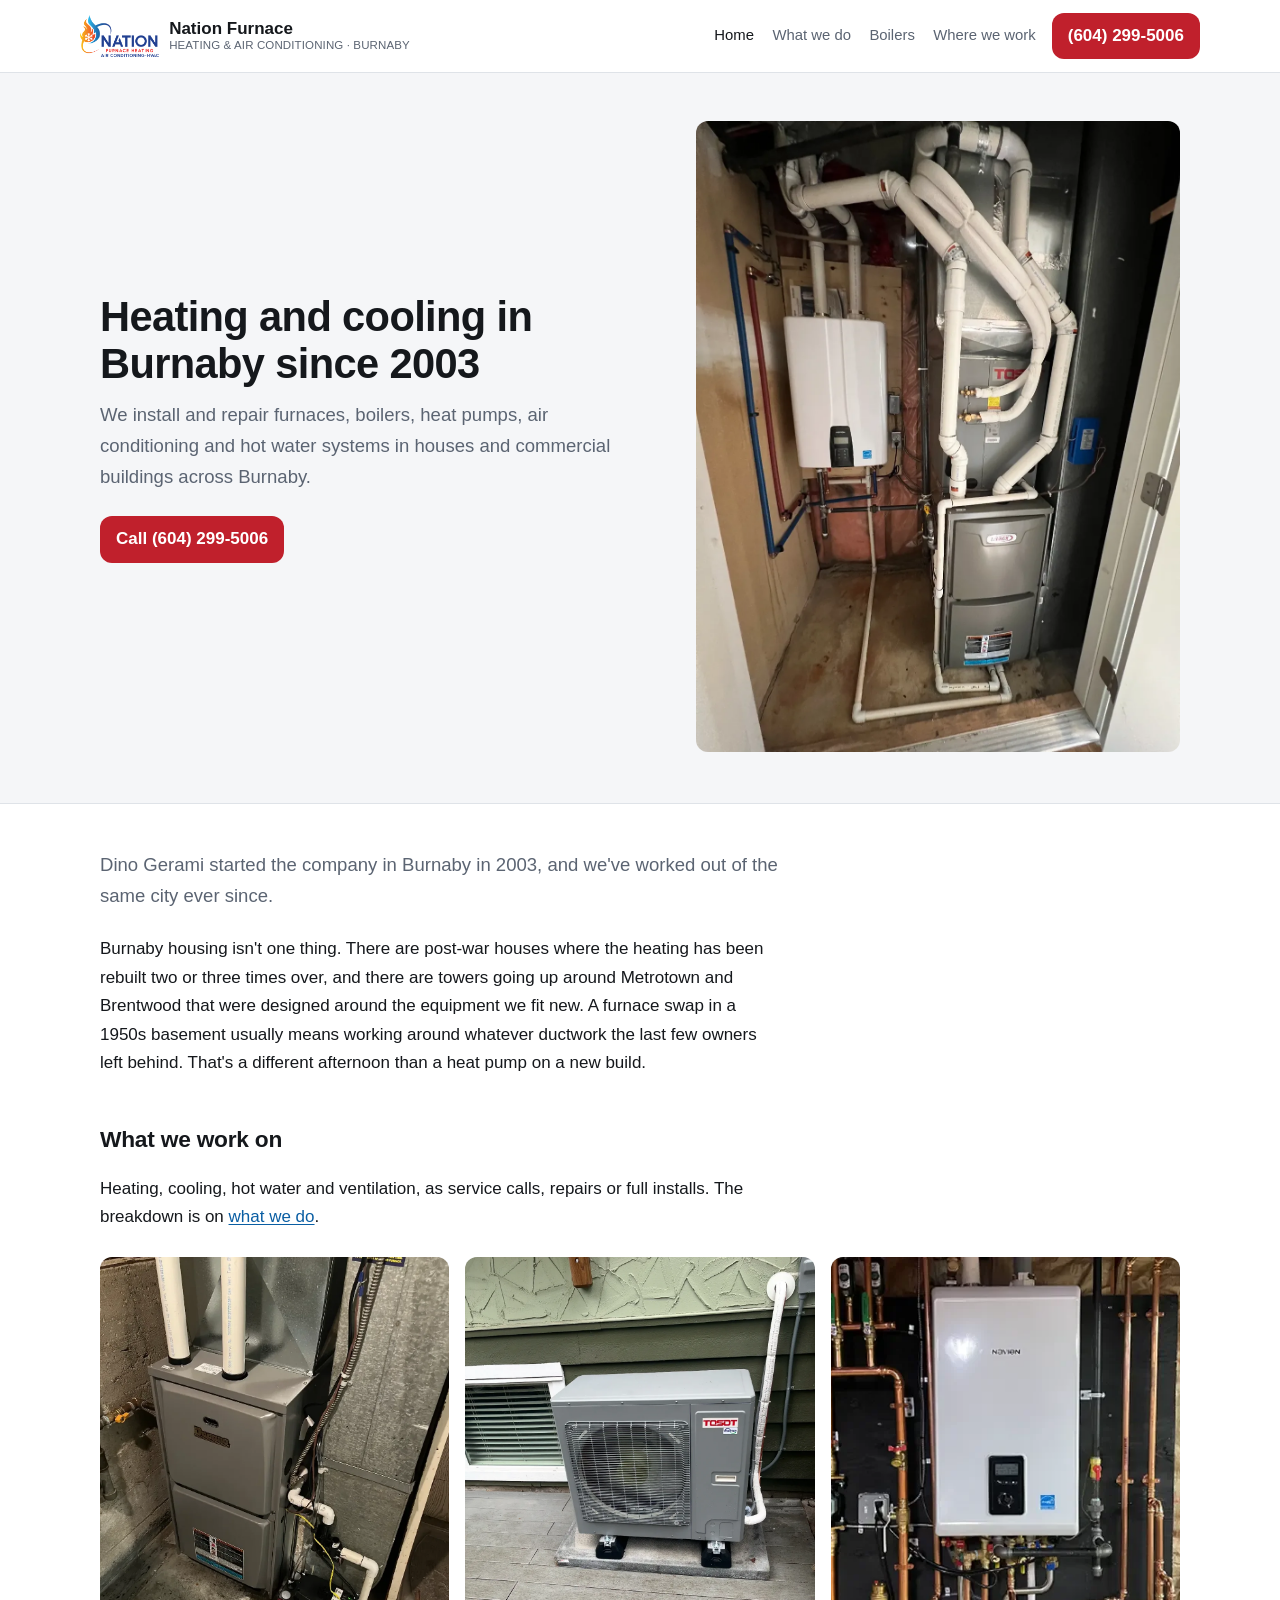
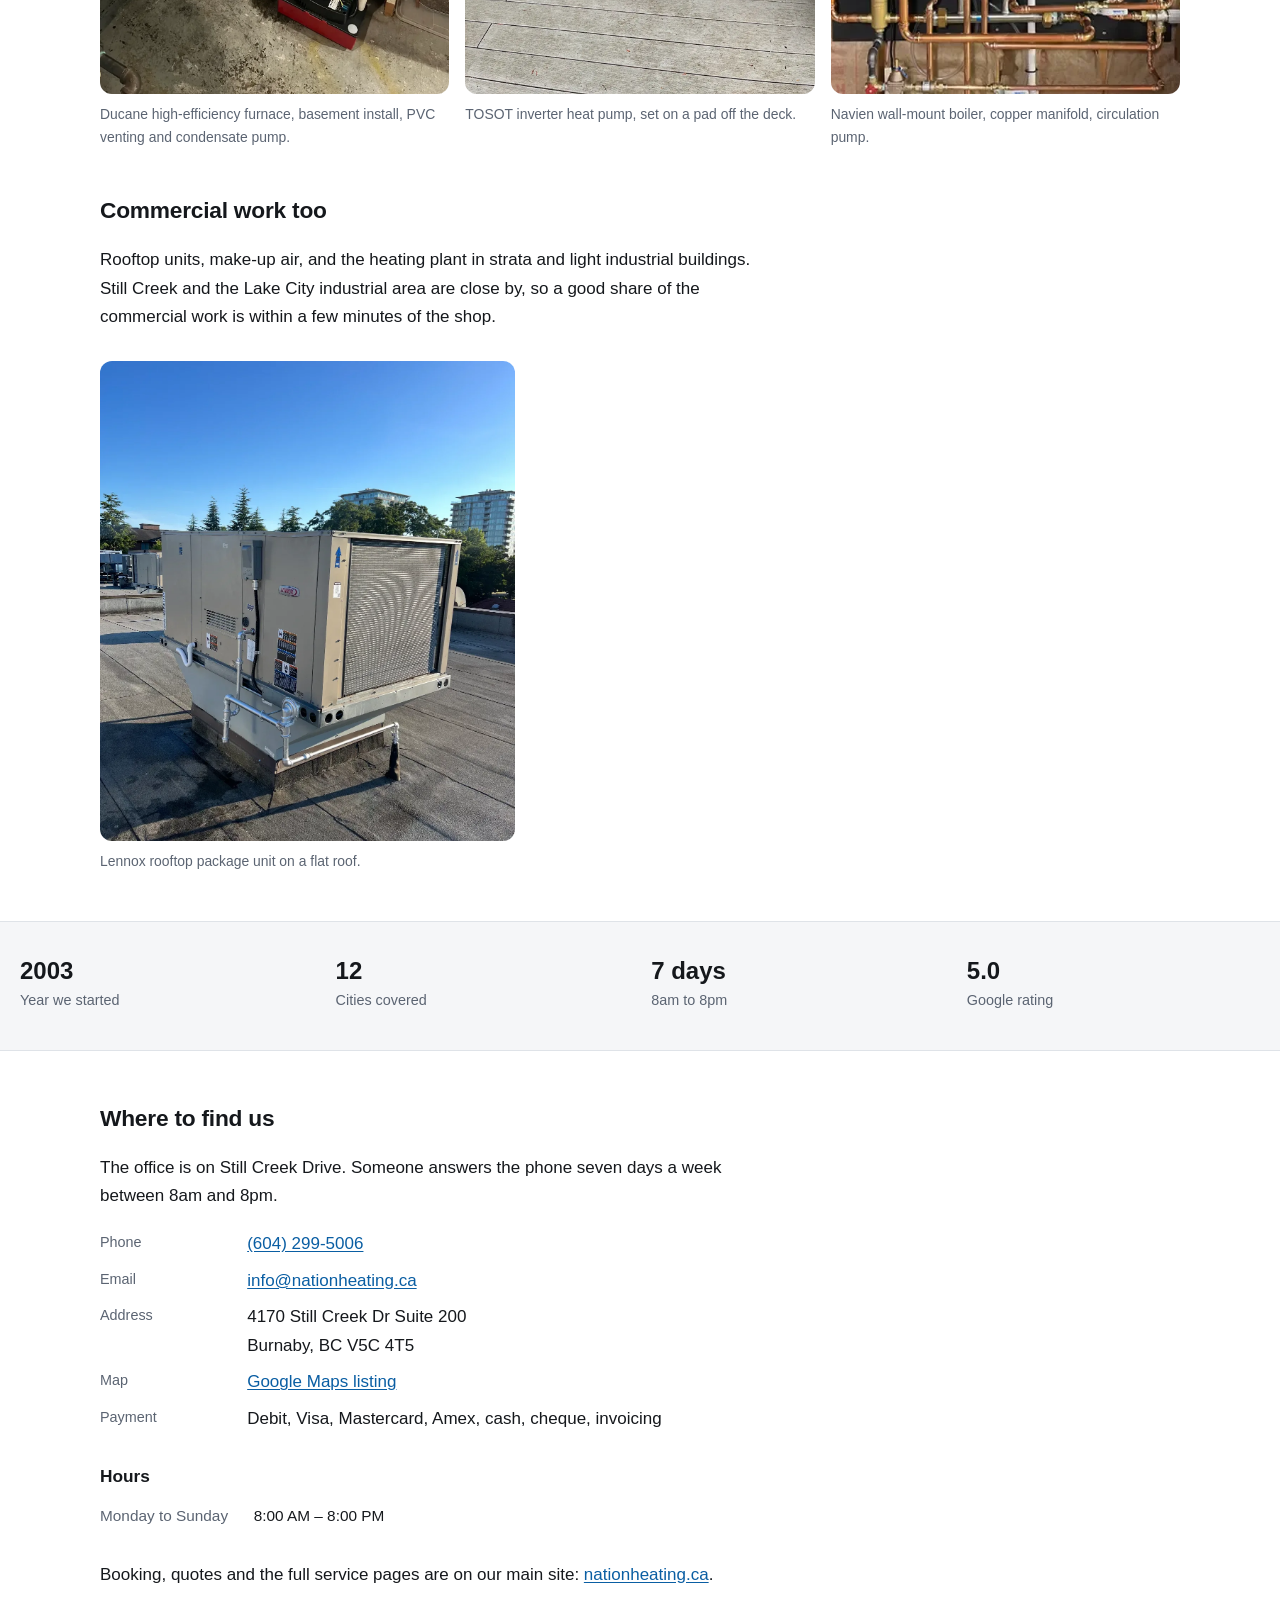
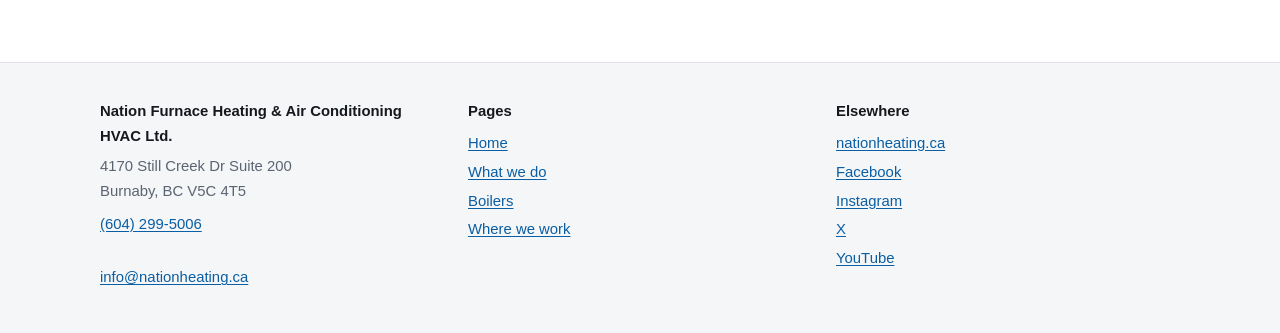
<file: index.html>
<!doctype html>
<html lang="en-CA">
<head>
<meta charset="utf-8">
<meta name="viewport" content="width=device-width, initial-scale=1">
<title>Nation Furnace — HVAC in Burnaby since 2003</title>
<meta name="description" content="Burnaby HVAC company. Furnaces, boilers, heat pumps, air conditioning, hot water and duct work for homes and commercial buildings. Open 8am to 8pm, seven days.">
<link rel="canonical" href="https://supermanservicesca.github.io/nationfurnace/">
<link rel="stylesheet" href="style.css?v=3">
<link rel="icon" href="logo.png">
<meta property="og:type" content="website">
<meta property="og:title" content="Nation Furnace — HVAC in Burnaby since 2003">
<meta property="og:description" content="Burnaby HVAC company. Furnaces, boilers, heat pumps, air conditioning, hot water and duct work for homes and commercial buildings. Open 8am to 8pm, seven days.">
<meta property="og:url" content="https://supermanservicesca.github.io/nationfurnace/">
<meta property="og:image" content="https://supermanservicesca.github.io/nationfurnace/img/furnace-tankless.webp">
<meta name="twitter:card" content="summary_large_image">
<script type="application/ld+json">
{
  "@context": "https://schema.org",
  "@type": "HVACBusiness",
  "@id": "https://supermanservicesca.github.io/nationfurnace/#business",
  "name": "Nation Furnace Heating & Air Conditioning HVAC Ltd.",
  "description": "Burnaby HVAC company. Furnaces, boilers, heat pumps, air conditioning, hot water and duct work for homes and commercial buildings. Open 8am to 8pm, seven days.",
  "url": "https://nationheating.ca/burnaby",
  "logo": "https://supermanservicesca.github.io/nationfurnace/logo.png",
  "image": "https://supermanservicesca.github.io/nationfurnace/img/furnace-tankless.webp",
  "telephone": "+1-604-299-5006",
  "email": "info@nationheating.ca",
  "foundingDate": "2003-05-21",
  "founder": {
    "@type": "Person",
    "name": "Dino Gerami"
  },
  "hasMap": "https://maps.google.com/?cid=9463418027746310235",
  "priceRange": "$$",
  "paymentAccepted": "Debit, American Express, Cash, Cheque, Invoicing, Mastercard, Visa",
  "address": {
    "@type": "PostalAddress",
    "streetAddress": "4170 Still Creek Dr Suite 200",
    "addressLocality": "Burnaby",
    "addressRegion": "BC",
    "postalCode": "V5C 4T5",
    "addressCountry": "CA"
  },
  "geo": {
    "@type": "GeoCoordinates",
    "latitude": 49.2603112,
    "longitude": -123.0127214
  },
  "openingHoursSpecification": [
    {
      "@type": "OpeningHoursSpecification",
      "dayOfWeek": [
        "Monday",
        "Tuesday",
        "Wednesday",
        "Thursday",
        "Friday",
        "Saturday",
        "Sunday"
      ],
      "opens": "08:00",
      "closes": "20:00"
    }
  ],
  "areaServed": [
    {
      "@type": "City",
      "name": "Burnaby",
      "addressRegion": "BC",
      "addressCountry": "CA"
    },
    {
      "@type": "City",
      "name": "Vancouver",
      "addressRegion": "BC",
      "addressCountry": "CA"
    },
    {
      "@type": "City",
      "name": "North Vancouver",
      "addressRegion": "BC",
      "addressCountry": "CA"
    },
    {
      "@type": "City",
      "name": "West Vancouver",
      "addressRegion": "BC",
      "addressCountry": "CA"
    },
    {
      "@type": "City",
      "name": "New Westminster",
      "addressRegion": "BC",
      "addressCountry": "CA"
    },
    {
      "@type": "City",
      "name": "Coquitlam",
      "addressRegion": "BC",
      "addressCountry": "CA"
    },
    {
      "@type": "City",
      "name": "Port Coquitlam",
      "addressRegion": "BC",
      "addressCountry": "CA"
    },
    {
      "@type": "City",
      "name": "Port Moody",
      "addressRegion": "BC",
      "addressCountry": "CA"
    },
    {
      "@type": "City",
      "name": "Richmond",
      "addressRegion": "BC",
      "addressCountry": "CA"
    },
    {
      "@type": "City",
      "name": "Delta",
      "addressRegion": "BC",
      "addressCountry": "CA"
    },
    {
      "@type": "City",
      "name": "Surrey",
      "addressRegion": "BC",
      "addressCountry": "CA"
    },
    {
      "@type": "City",
      "name": "Langley",
      "addressRegion": "BC",
      "addressCountry": "CA"
    }
  ],
  "sameAs": [
    "https://www.facebook.com/NationHeatingAndCooling/",
    "https://www.instagram.com/nationfurnace/",
    "https://x.com/nationheating",
    "https://www.youtube.com/@nationfurnaceheatingaircon3950",
    "https://www.linkedin.com/company/nation-heating-cooling",
    "https://ca.pinterest.com/nationheatingburnaby/"
  ]
}
</script>
</head>
<body>

<header class="site">
  <div class="wrap bar">
    <a class="brand" href="./">
      <img src="logo.png" alt="Nation Furnace" width="300" height="160">
      <span>Nation Furnace<small>HEATING &amp; AIR CONDITIONING · BURNABY</small></span>
    </a>
    <nav class="site" aria-label="Primary">
      <a href="./" aria-current="page">Home</a>
      <a href="services.html">What we do</a>
      <a href="boilers.html">Boilers</a>
      <a href="service-areas.html">Where we work</a>
    </nav>
    <a class="call" href="tel:+16042995006">(604) 299-5006</a>
  </div>
</header>

<section class="hero">
  <div class="wrap hero-grid">
    <div>
      <h1>Heating and cooling in Burnaby since 2003</h1>
      <p class="lede">We install and repair furnaces, boilers, heat pumps, air conditioning and hot water systems in houses and commercial buildings across Burnaby.</p>
      <p><a class="call" href="tel:+16042995006">Call (604) 299-5006</a></p>
    </div>
    <img src="img/furnace-tankless.webp" width="1073" height="1400" alt="Lennox furnace and Noritz tankless water heater installed together in a utility closet">
  </div>
</section>

<main>
<div class="wrap">

  <p class="lede narrow">Dino Gerami started the company in Burnaby in 2003, and we've worked out of the same city ever since.</p>

  <p>Burnaby housing isn't one thing. There are post-war houses where the heating has been rebuilt two or three times over, and there are towers going up around Metrotown and Brentwood that were designed around the equipment we fit new. A furnace swap in a 1950s basement usually means working around whatever ductwork the last few owners left behind. That's a different afternoon than a heat pump on a new build.</p>

  <h2>What we work on</h2>
  <p>Heating, cooling, hot water and ventilation, as service calls, repairs or full installs. The breakdown is on <a href="services.html">what we do</a>.</p>

  <div class="shots">
    <figure>
      <img src="img/furnace-install.webp" width="1071" height="1281" loading="lazy" alt="Ducane high-efficiency gas furnace installed in a Burnaby basement with PVC flue pipes and a condensate pump">
      <figcaption>Ducane high-efficiency furnace, basement install, PVC venting and condensate pump.</figcaption>
    </figure>
    <figure>
      <img src="img/hp-a.webp" width="1104" height="1400" loading="lazy" alt="TOSOT inverter heat pump condenser on a concrete pad beside a residential deck">
      <figcaption>TOSOT inverter heat pump, set on a pad off the deck.</figcaption>
    </figure>
    <figure>
      <img src="img/wall-boiler.webp" width="800" height="573" loading="lazy" alt="Navien wall-mounted boiler with copper piping and circulation pump in an unfinished basement">
      <figcaption>Navien wall-mount boiler, copper manifold, circulation pump.</figcaption>
    </figure>
  </div>

  <h2>Commercial work too</h2>
  <p>Rooftop units, make-up air, and the heating plant in strata and light industrial buildings. Still Creek and the Lake City industrial area are close by, so a good share of the commercial work is within a few minutes of the shop.</p>

  <figure>
    <img src="img/rooftop-unit.webp" width="1170" height="1353" loading="lazy" alt="Lennox commercial rooftop package unit installed on a flat roof">
    <figcaption>Lennox rooftop package unit on a flat roof.</figcaption>
  </figure>

</div>

<div class="strip">
  <div class="wrap facts">
    <div><b>2003</b><span>Year we started</span></div>
    <div><b>12</b><span>Cities covered</span></div>
    <div><b>7 days</b><span>8am to 8pm</span></div>
    <div><b>5.0</b><span>Google rating</span></div>
  </div>
</div>

<div class="wrap">

  <h2>Where to find us</h2>
  <p>The office is on Still Creek Drive. Someone answers the phone seven days a week between 8am and 8pm.</p>

  <dl class="contact">
    <dt>Phone</dt><dd><a href="tel:+16042995006">(604) 299-5006</a></dd>
    <dt>Email</dt><dd><a href="mailto:info@nationheating.ca">info@nationheating.ca</a></dd>
    <dt>Address</dt><dd>4170 Still Creek Dr Suite 200<br>Burnaby, BC V5C 4T5</dd>
    <dt>Map</dt><dd><a href="https://maps.google.com/?cid=9463418027746310235" rel="noopener">Google Maps listing</a></dd>
    <dt>Payment</dt><dd>Debit, Visa, Mastercard, Amex, cash, cheque, invoicing</dd>
  </dl>

  <h3>Hours</h3>
  <table class="hours">
    <tbody>
      <tr><th scope="row">Monday to Sunday</th><td>8:00 AM – 8:00 PM</td></tr>
    </tbody>
  </table>

  <p class="spaced">Booking, quotes and the full service pages are on our main site:
  <a href="https://nationheating.ca/burnaby">nationheating.ca</a>.</p>

</div>
</main>

<footer class="site">
  <div class="wrap foot-grid">
    <div>
      <strong>Nation Furnace Heating &amp; Air Conditioning HVAC Ltd.</strong>
      <p>4170 Still Creek Dr Suite 200<br>Burnaby, BC V5C 4T5</p>
      <p><a href="tel:+16042995006">(604) 299-5006</a><br>
         <a href="mailto:info@nationheating.ca">info@nationheating.ca</a></p>
    </div>
    <div>
      <strong>Pages</strong>
      <a href="./">Home</a>
      <a href="services.html">What we do</a>
      <a href="boilers.html">Boilers</a>
      <a href="service-areas.html">Where we work</a>
    </div>
    <div>
      <strong>Elsewhere</strong>
      <a href="https://nationheating.ca/burnaby">nationheating.ca</a>
      <a href="https://www.facebook.com/NationHeatingAndCooling/" rel="noopener">Facebook</a>
      <a href="https://www.instagram.com/nationfurnace/" rel="noopener">Instagram</a>
      <a href="https://x.com/nationheating" rel="noopener">X</a>
      <a href="https://www.youtube.com/@nationfurnaceheatingaircon3950" rel="noopener">YouTube</a>
    </div>
  </div>
</footer>

</body>
</html>
</file>
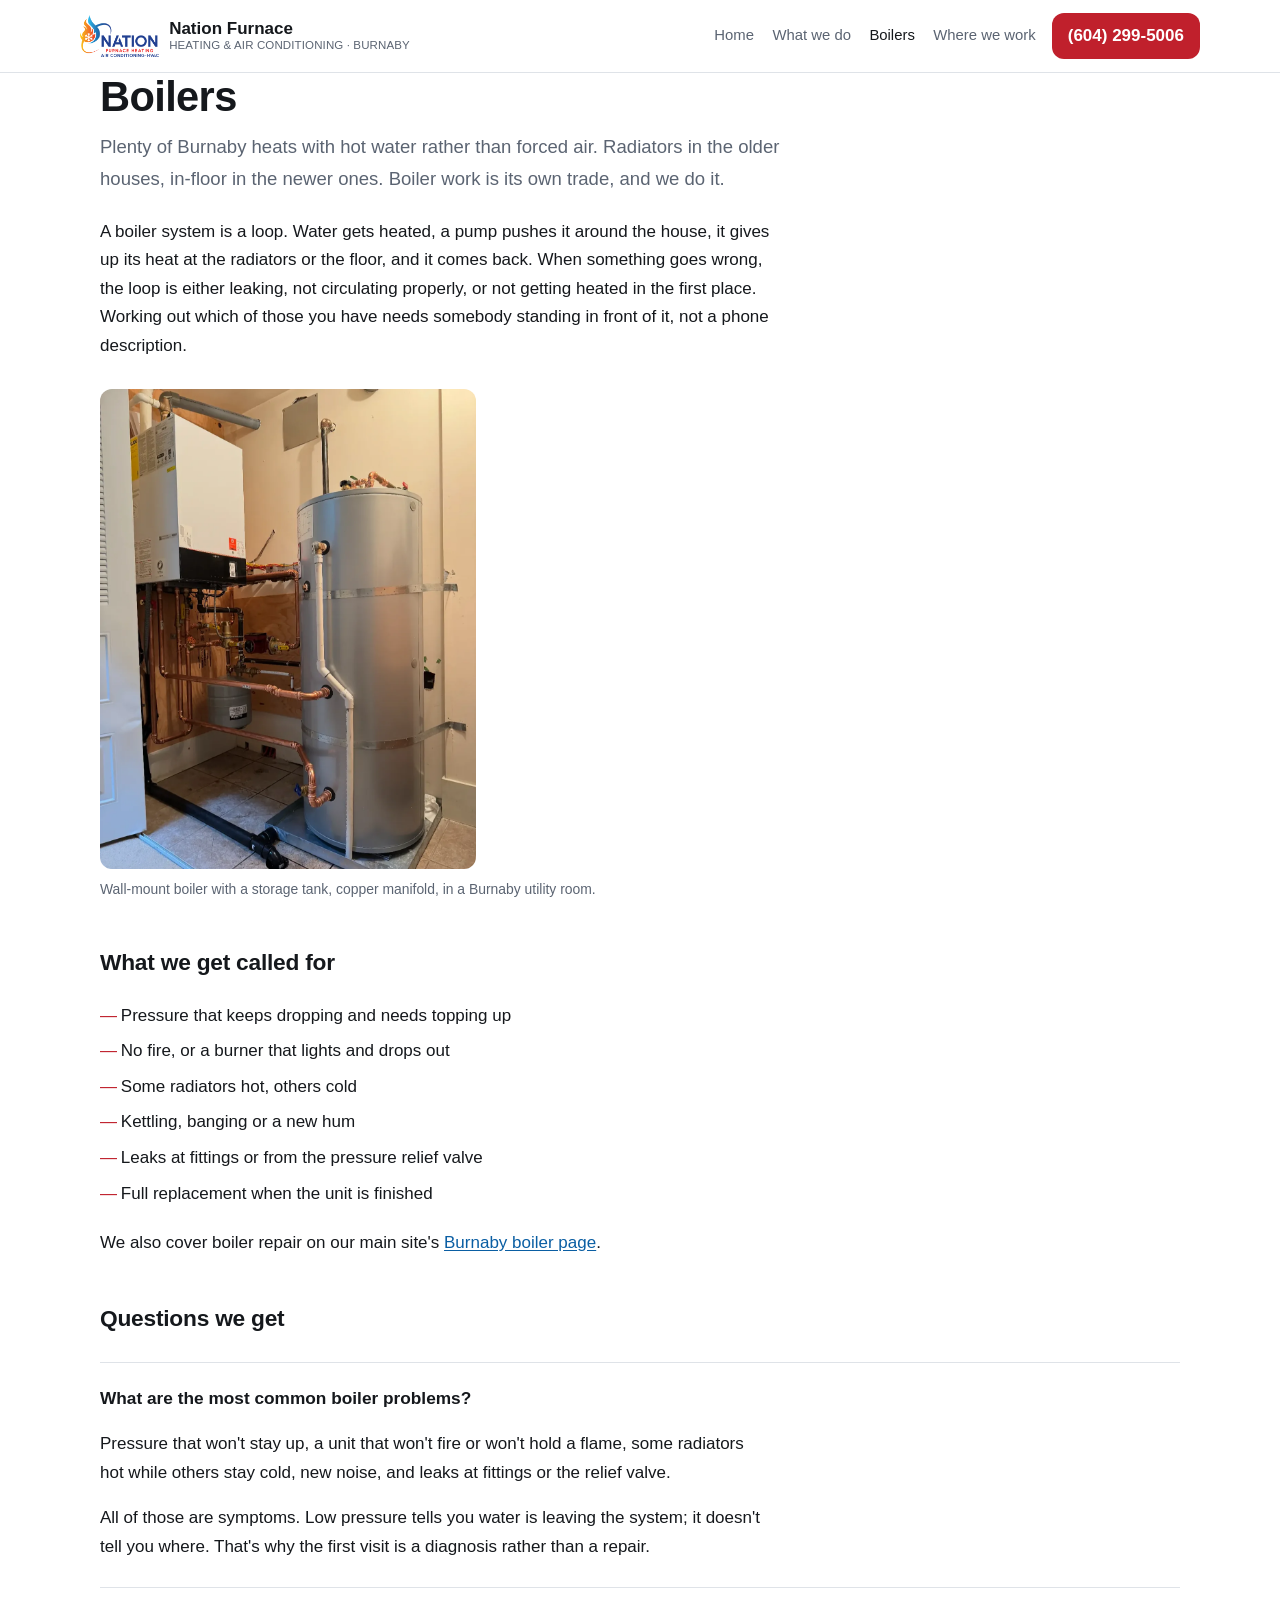
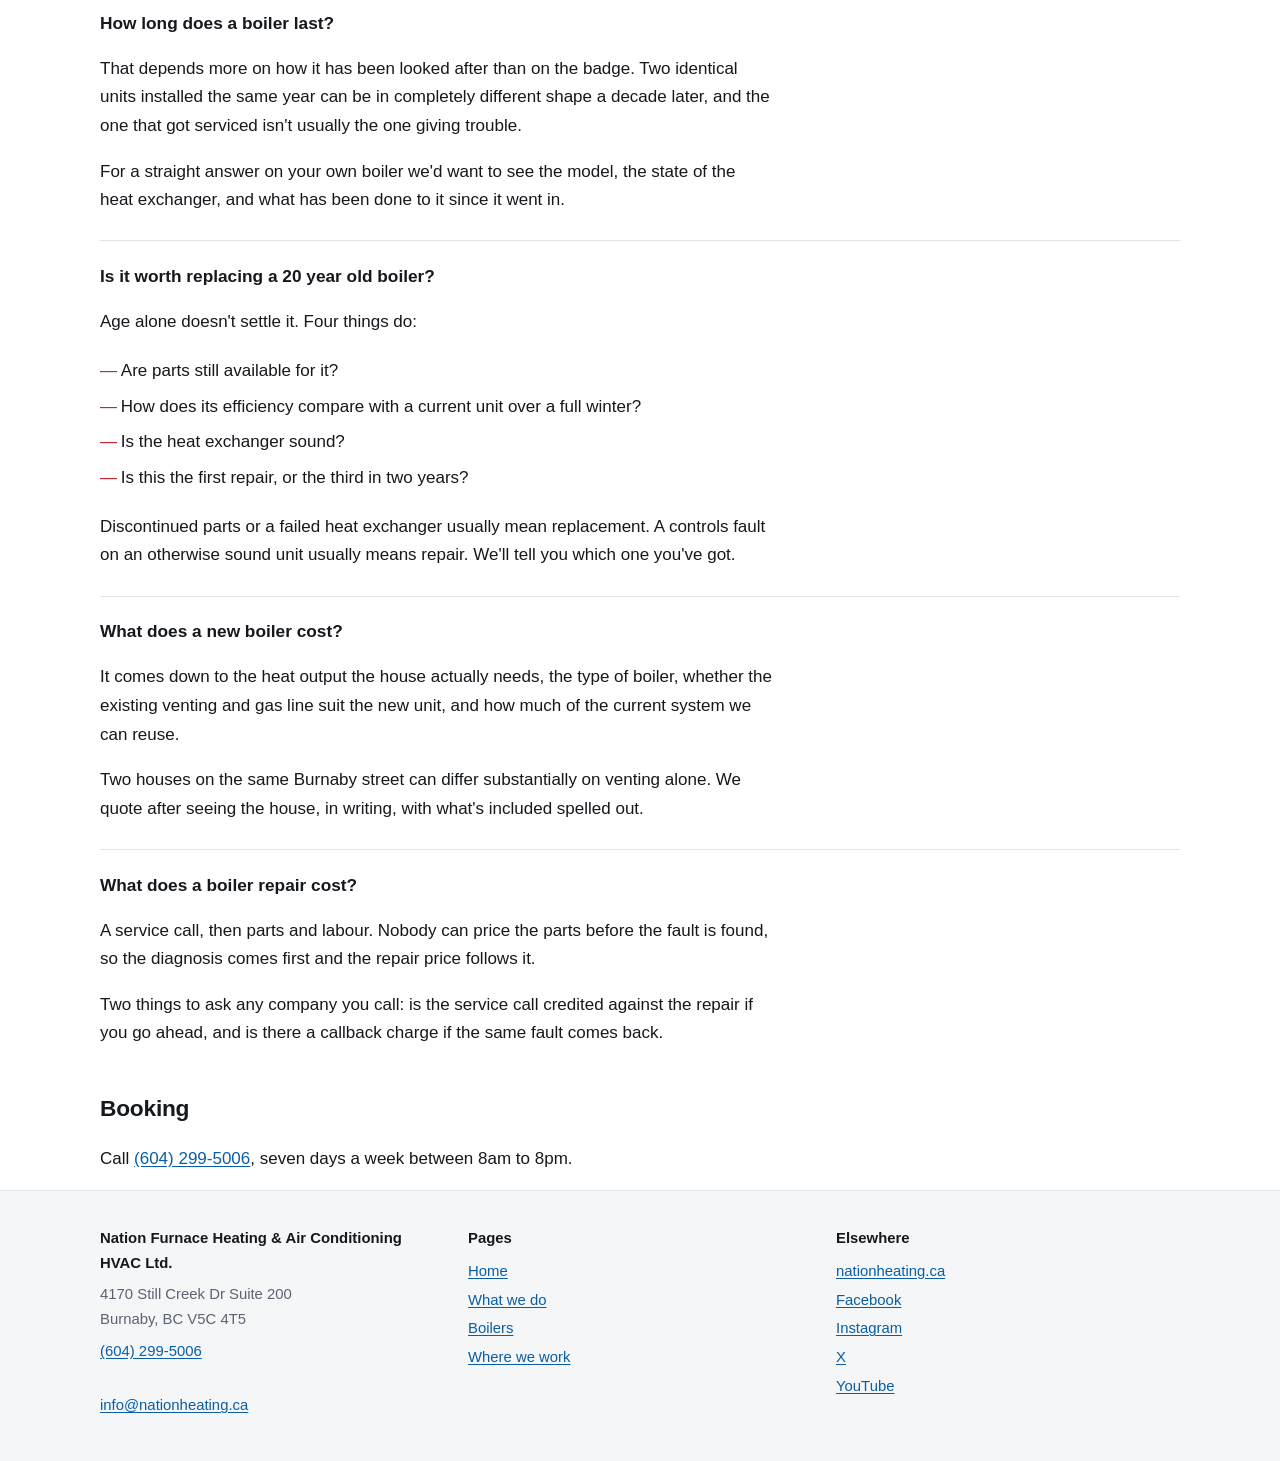
<file: boilers.html>
<!doctype html>
<html lang="en-CA">
<head>
<meta charset="utf-8">
<meta name="viewport" content="width=device-width, initial-scale=1">
<title>Boiler repair and replacement in Burnaby — Nation Furnace</title>
<meta name="description" content="Boiler service, repair and replacement in Burnaby. Pressure loss, circulation faults and controls, plus straight answers on lifespan and repair versus replace.">
<link rel="canonical" href="https://supermanservicesca.github.io/nationfurnace/boilers.html">
<link rel="stylesheet" href="style.css?v=3">
<link rel="icon" href="logo.png">
<meta property="og:type" content="article">
<meta property="og:title" content="Boiler repair and replacement in Burnaby — Nation Furnace">
<meta property="og:description" content="Boiler service, repair and replacement in Burnaby. Pressure loss, circulation faults and controls, plus straight answers on lifespan and repair versus replace.">
<meta property="og:url" content="https://supermanservicesca.github.io/nationfurnace/boilers.html">
<meta property="og:image" content="https://supermanservicesca.github.io/nationfurnace/img/boiler-b.webp">
<meta name="twitter:card" content="summary_large_image">
<script type="application/ld+json">
{
  "@context": "https://schema.org",
  "@type": "FAQPage",
  "mainEntity": [
    {
      "@type": "Question",
      "name": "What are the most common boiler problems?",
      "acceptedAnswer": {
        "@type": "Answer",
        "text": "Pressure that keeps dropping, a unit that will not fire or will not hold a flame, some radiators hot while others stay cold, new noise, and leaks at fittings or the pressure relief valve. Each of those is a symptom rather than a cause, so the first visit is a diagnosis."
      }
    },
    {
      "@type": "Question",
      "name": "How long does a boiler last?",
      "acceptedAnswer": {
        "@type": "Answer",
        "text": "That depends more on how it has been looked after than on the badge. Two identical units installed the same year can be in completely different shape a decade later, and the one that got serviced is not usually the one giving trouble. A straight answer on a specific boiler means seeing the model, the state of the heat exchanger, and what has been done to it since it went in."
      }
    },
    {
      "@type": "Question",
      "name": "Is it worth replacing a 20 year old boiler?",
      "acceptedAnswer": {
        "@type": "Answer",
        "text": "Age alone does not decide it. What matters is whether parts are still available, how its efficiency compares with a current unit over a full heating season, whether the heat exchanger is sound, and whether this is the first repair or the third. Discontinued parts or a failed heat exchanger usually mean replacement."
      }
    },
    {
      "@type": "Question",
      "name": "What does a new boiler cost?",
      "acceptedAnswer": {
        "@type": "Answer",
        "text": "It is set by the heat output the house needs, the type of boiler, whether the existing venting and gas line suit the new unit, and how much of the current system can be reused. Two houses on the same street can differ substantially on venting alone, so the number comes from a site visit."
      }
    },
    {
      "@type": "Question",
      "name": "What does a boiler repair cost?",
      "acceptedAnswer": {
        "@type": "Answer",
        "text": "A service call, then parts and labour. Parts cannot be priced before the fault is found, so the diagnosis comes first. Ask whether the service call is credited against the repair, and whether there is a callback charge if the same fault returns."
      }
    }
  ]
}
</script>
</head>
<body>

<header class="site">
  <div class="wrap bar">
    <a class="brand" href="./">
      <img src="logo.png" alt="Nation Furnace" width="300" height="160">
      <span>Nation Furnace<small>HEATING &amp; AIR CONDITIONING · BURNABY</small></span>
    </a>
    <nav class="site" aria-label="Primary">
      <a href="./">Home</a>
      <a href="services.html">What we do</a>
      <a href="boilers.html" aria-current="page">Boilers</a>
      <a href="service-areas.html">Where we work</a>
    </nav>
    <a class="call" href="tel:+16042995006">(604) 299-5006</a>
  </div>
</header>

<main class="wrap">

  <h1>Boilers</h1>
  <p class="lede narrow">Plenty of Burnaby heats with hot water rather than forced air. Radiators in the older houses, in-floor in the newer ones. Boiler work is its own trade, and we do it.</p>

  <p>A boiler system is a loop. Water gets heated, a pump pushes it around the house, it gives up its heat at the radiators or the floor, and it comes back. When something goes wrong, the loop is either leaking, not circulating properly, or not getting heated in the first place. Working out which of those you have needs somebody standing in front of it, not a phone description.</p>

  <figure>
    <img src="img/boiler-b.webp" width="1097" height="1400" loading="lazy" alt="Newly installed wall-mounted boiler beside a large storage water heater tank with a copper pipe manifold">
    <figcaption>Wall-mount boiler with a storage tank, copper manifold, in a Burnaby utility room.</figcaption>
  </figure>

  <h2>What we get called for</h2>
  <ul class="tick">
    <li>Pressure that keeps dropping and needs topping up</li>
    <li>No fire, or a burner that lights and drops out</li>
    <li>Some radiators hot, others cold</li>
    <li>Kettling, banging or a new hum</li>
    <li>Leaks at fittings or from the pressure relief valve</li>
    <li>Full replacement when the unit is finished</li>
  </ul>

  <p>We also cover boiler repair on our main site's <a href="https://nationheating.ca/boiler-repair-burnaby">Burnaby boiler page</a>.</p>

  <h2>Questions we get</h2>

  <section class="qa">
    <h3>What are the most common boiler problems?</h3>
    <p>Pressure that won't stay up, a unit that won't fire or won't hold a flame, some radiators hot while others stay cold, new noise, and leaks at fittings or the relief valve.</p>
    <p>All of those are symptoms. Low pressure tells you water is leaving the system; it doesn't tell you where. That's why the first visit is a diagnosis rather than a repair.</p>
  </section>

  <section class="qa">
    <h3>How long does a boiler last?</h3>
    <p>That depends more on how it has been looked after than on the badge. Two identical units installed the same year can be in completely different shape a decade later, and the one that got serviced isn't usually the one giving trouble.</p>
    <p>For a straight answer on your own boiler we'd want to see the model, the state of the heat exchanger, and what has been done to it since it went in.</p>
  </section>

  <section class="qa">
    <h3>Is it worth replacing a 20 year old boiler?</h3>
    <p>Age alone doesn't settle it. Four things do:</p>
    <ul class="tick">
      <li>Are parts still available for it?</li>
      <li>How does its efficiency compare with a current unit over a full winter?</li>
      <li>Is the heat exchanger sound?</li>
      <li>Is this the first repair, or the third in two years?</li>
    </ul>
    <p>Discontinued parts or a failed heat exchanger usually mean replacement. A controls fault on an otherwise sound unit usually means repair. We'll tell you which one you've got.</p>
  </section>

  <section class="qa">
    <h3>What does a new boiler cost?</h3>
    <p>It comes down to the heat output the house actually needs, the type of boiler, whether the existing venting and gas line suit the new unit, and how much of the current system we can reuse.</p>
    <p>Two houses on the same Burnaby street can differ substantially on venting alone. We quote after seeing the house, in writing, with what's included spelled out.</p>
  </section>

  <section class="qa">
    <h3>What does a boiler repair cost?</h3>
    <p>A service call, then parts and labour. Nobody can price the parts before the fault is found, so the diagnosis comes first and the repair price follows it.</p>
    <p>Two things to ask any company you call: is the service call credited against the repair if you go ahead, and is there a callback charge if the same fault comes back.</p>
  </section>

  <h2>Booking</h2>
  <p>Call <a href="tel:+16042995006">(604) 299-5006</a>, seven days a week between
  8am to 8pm.</p>

</main>

<footer class="site">
  <div class="wrap foot-grid">
    <div>
      <strong>Nation Furnace Heating &amp; Air Conditioning HVAC Ltd.</strong>
      <p>4170 Still Creek Dr Suite 200<br>Burnaby, BC V5C 4T5</p>
      <p><a href="tel:+16042995006">(604) 299-5006</a><br>
         <a href="mailto:info@nationheating.ca">info@nationheating.ca</a></p>
    </div>
    <div>
      <strong>Pages</strong>
      <a href="./">Home</a>
      <a href="services.html">What we do</a>
      <a href="boilers.html">Boilers</a>
      <a href="service-areas.html">Where we work</a>
    </div>
    <div>
      <strong>Elsewhere</strong>
      <a href="https://nationheating.ca/burnaby">nationheating.ca</a>
      <a href="https://www.facebook.com/NationHeatingAndCooling/" rel="noopener">Facebook</a>
      <a href="https://www.instagram.com/nationfurnace/" rel="noopener">Instagram</a>
      <a href="https://x.com/nationheating" rel="noopener">X</a>
      <a href="https://www.youtube.com/@nationfurnaceheatingaircon3950" rel="noopener">YouTube</a>
    </div>
  </div>
</footer>

</body>
</html>
</file>
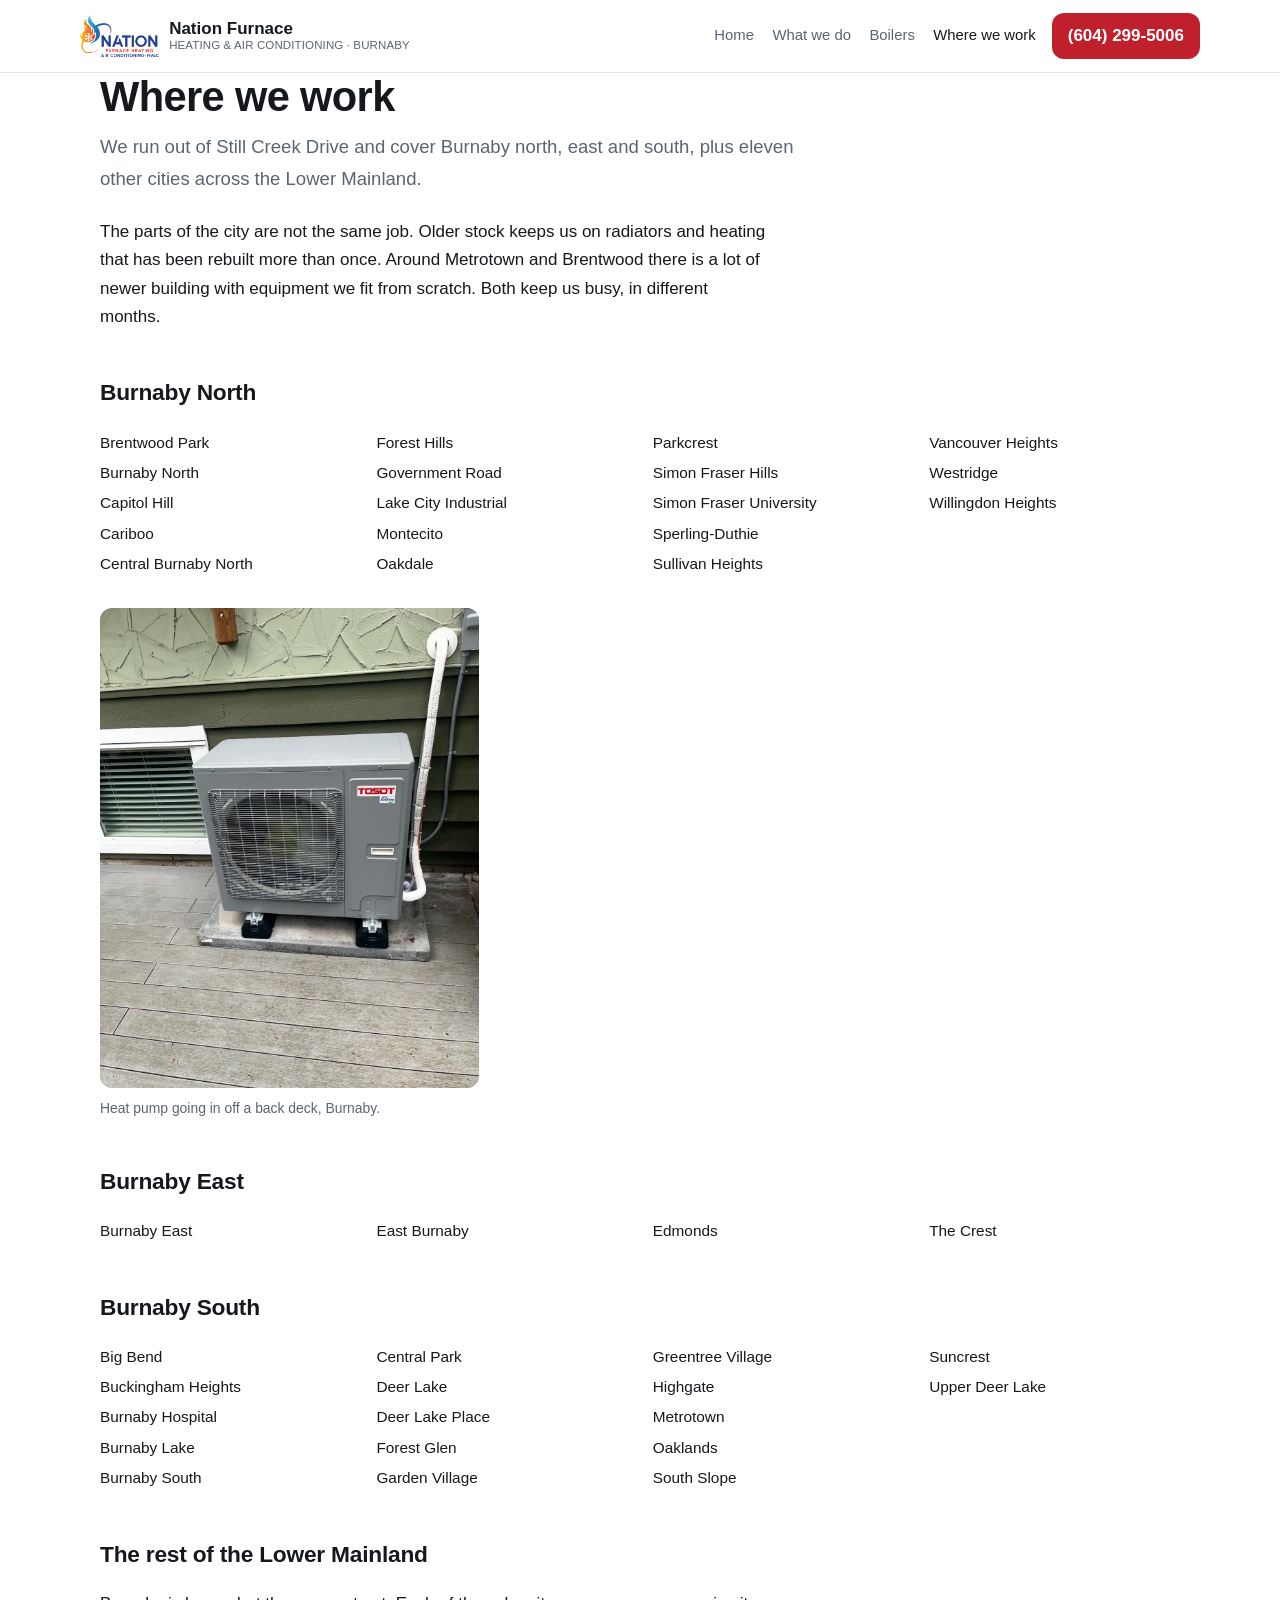
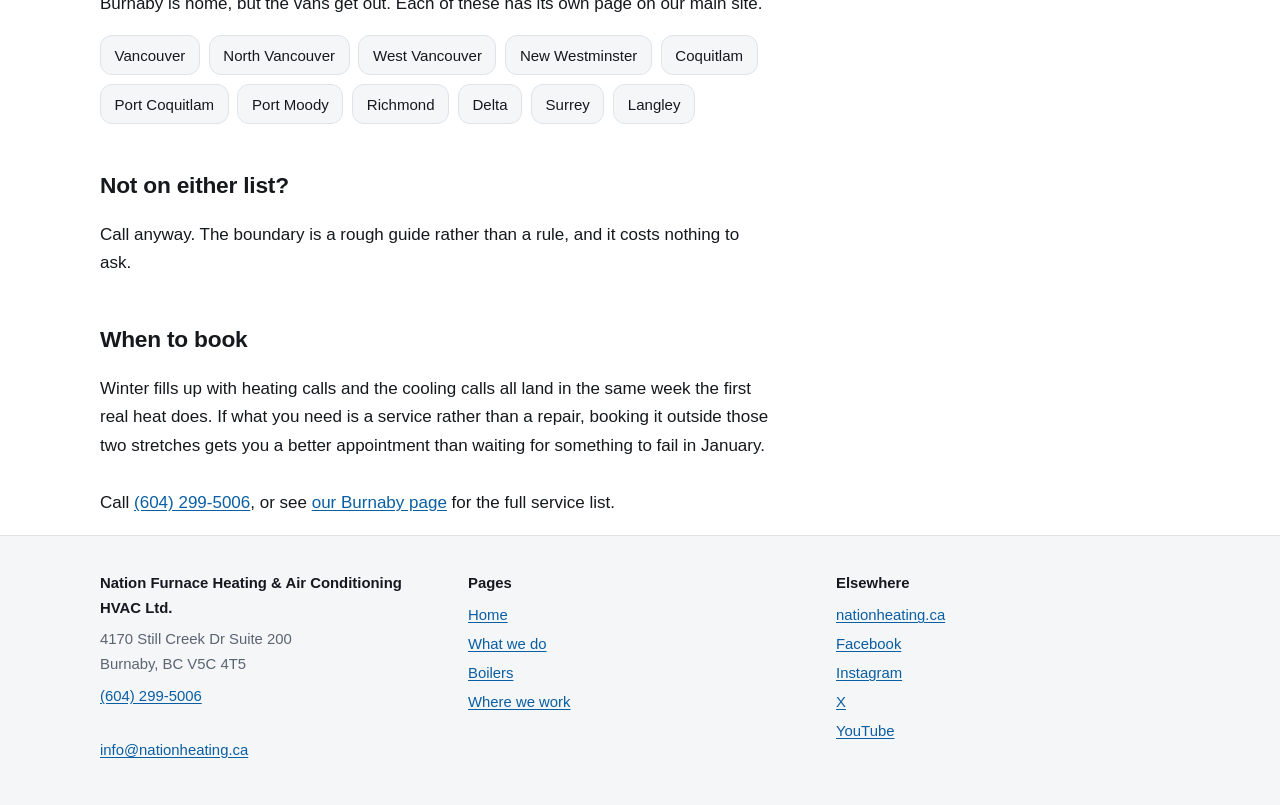
<file: service-areas.html>
<!doctype html>
<html lang="en-CA">
<head>
<meta charset="utf-8">
<meta name="viewport" content="width=device-width, initial-scale=1">
<title>Nation Furnace service areas — Burnaby, Lower Mainland</title>
<meta name="description" content="The Burnaby neighbourhoods we cover across the north, east and south of the city, plus the eleven other Lower Mainland cities we take work in.">
<link rel="canonical" href="https://supermanservicesca.github.io/nationfurnace/service-areas.html">
<link rel="stylesheet" href="style.css?v=3">
<link rel="icon" href="logo.png">
<meta property="og:type" content="article">
<meta property="og:title" content="Nation Furnace service areas — Burnaby, Lower Mainland">
<meta property="og:description" content="The Burnaby neighbourhoods we cover across the north, east and south of the city, plus the eleven other Lower Mainland cities we take work in.">
<meta property="og:url" content="https://supermanservicesca.github.io/nationfurnace/service-areas.html">
<meta property="og:image" content="https://supermanservicesca.github.io/nationfurnace/img/hp-a.webp">
<meta name="twitter:card" content="summary_large_image">

</head>
<body>

<header class="site">
  <div class="wrap bar">
    <a class="brand" href="./">
      <img src="logo.png" alt="Nation Furnace" width="300" height="160">
      <span>Nation Furnace<small>HEATING &amp; AIR CONDITIONING · BURNABY</small></span>
    </a>
    <nav class="site" aria-label="Primary">
      <a href="./">Home</a>
      <a href="services.html">What we do</a>
      <a href="boilers.html">Boilers</a>
      <a href="service-areas.html" aria-current="page">Where we work</a>
    </nav>
    <a class="call" href="tel:+16042995006">(604) 299-5006</a>
  </div>
</header>

<main class="wrap">

  <h1>Where we work</h1>
  <p class="lede narrow">We run out of Still Creek Drive and cover Burnaby north, east and south, plus eleven other cities across the Lower Mainland.</p>

  <p>The parts of the city are not the same job. Older stock keeps us on radiators and heating that has been rebuilt more than once. Around Metrotown and Brentwood there is a lot of newer building with equipment we fit from scratch. Both keep us busy, in different months.</p>

  <h2>Burnaby North</h2>
  <ul class="areas">
    <li>Brentwood Park</li>
    <li>Burnaby North</li>
    <li>Capitol Hill</li>
    <li>Cariboo</li>
    <li>Central Burnaby North</li>
    <li>Forest Hills</li>
    <li>Government Road</li>
    <li>Lake City Industrial</li>
    <li>Montecito</li>
    <li>Oakdale</li>
    <li>Parkcrest</li>
    <li>Simon Fraser Hills</li>
    <li>Simon Fraser University</li>
    <li>Sperling-Duthie</li>
    <li>Sullivan Heights</li>
    <li>Vancouver Heights</li>
    <li>Westridge</li>
    <li>Willingdon Heights</li>
  </ul>

  <figure>
    <img src="img/hp-a.webp" width="1104" height="1400" loading="lazy" alt="TOSOT inverter heat pump condenser on a concrete pad beside a residential deck">
    <figcaption>Heat pump going in off a back deck, Burnaby.</figcaption>
  </figure>

  <h2>Burnaby East</h2>
  <ul class="areas">
    <li>Burnaby East</li>
    <li>East Burnaby</li>
    <li>Edmonds</li>
    <li>The Crest</li>
  </ul>

  <h2>Burnaby South</h2>
  <ul class="areas">
    <li>Big Bend</li>
    <li>Buckingham Heights</li>
    <li>Burnaby Hospital</li>
    <li>Burnaby Lake</li>
    <li>Burnaby South</li>
    <li>Central Park</li>
    <li>Deer Lake</li>
    <li>Deer Lake Place</li>
    <li>Forest Glen</li>
    <li>Garden Village</li>
    <li>Greentree Village</li>
    <li>Highgate</li>
    <li>Metrotown</li>
    <li>Oaklands</li>
    <li>South Slope</li>
    <li>Suncrest</li>
    <li>Upper Deer Lake</li>
  </ul>

  <h2>The rest of the Lower Mainland</h2>
  <p>Burnaby is home, but the vans get out. Each of these has its own page on our main site.</p>
  <ul class="cities">
    <li><a href="https://nationheating.ca/vancouver">Vancouver</a></li>
    <li><a href="https://nationheating.ca/north-vancouver/">North Vancouver</a></li>
    <li><a href="https://nationheating.ca/west-vancouver/">West Vancouver</a></li>
    <li><a href="https://nationheating.ca/new-westminster">New Westminster</a></li>
    <li><a href="https://nationheating.ca/coquitlam/">Coquitlam</a></li>
    <li><a href="https://nationheating.ca/port-coquitlam/">Port Coquitlam</a></li>
    <li><a href="https://nationheating.ca/port-moody/">Port Moody</a></li>
    <li><a href="https://nationheating.ca/richmond/">Richmond</a></li>
    <li><a href="https://nationheating.ca/delta/">Delta</a></li>
    <li><a href="https://nationheating.ca/surrey">Surrey</a></li>
    <li><a href="https://nationheating.ca/langley">Langley</a></li>
  </ul>

  <h2>Not on either list?</h2>
  <p>Call anyway. The boundary is a rough guide rather than a rule, and it costs nothing to ask.</p>

  <h2>When to book</h2>
  <p>Winter fills up with heating calls and the cooling calls all land in the same week the first real heat does. If what you need is a service rather than a repair, booking it outside those two stretches gets you a better appointment than waiting for something to fail in January.</p>

  <p class="spaced">Call <a href="tel:+16042995006">(604) 299-5006</a>, or see
  <a href="https://nationheating.ca/burnaby">our Burnaby page</a> for the full service list.</p>

</main>

<footer class="site">
  <div class="wrap foot-grid">
    <div>
      <strong>Nation Furnace Heating &amp; Air Conditioning HVAC Ltd.</strong>
      <p>4170 Still Creek Dr Suite 200<br>Burnaby, BC V5C 4T5</p>
      <p><a href="tel:+16042995006">(604) 299-5006</a><br>
         <a href="mailto:info@nationheating.ca">info@nationheating.ca</a></p>
    </div>
    <div>
      <strong>Pages</strong>
      <a href="./">Home</a>
      <a href="services.html">What we do</a>
      <a href="boilers.html">Boilers</a>
      <a href="service-areas.html">Where we work</a>
    </div>
    <div>
      <strong>Elsewhere</strong>
      <a href="https://nationheating.ca/burnaby">nationheating.ca</a>
      <a href="https://www.facebook.com/NationHeatingAndCooling/" rel="noopener">Facebook</a>
      <a href="https://www.instagram.com/nationfurnace/" rel="noopener">Instagram</a>
      <a href="https://x.com/nationheating" rel="noopener">X</a>
      <a href="https://www.youtube.com/@nationfurnaceheatingaircon3950" rel="noopener">YouTube</a>
    </div>
  </div>
</footer>

</body>
</html>
</file>
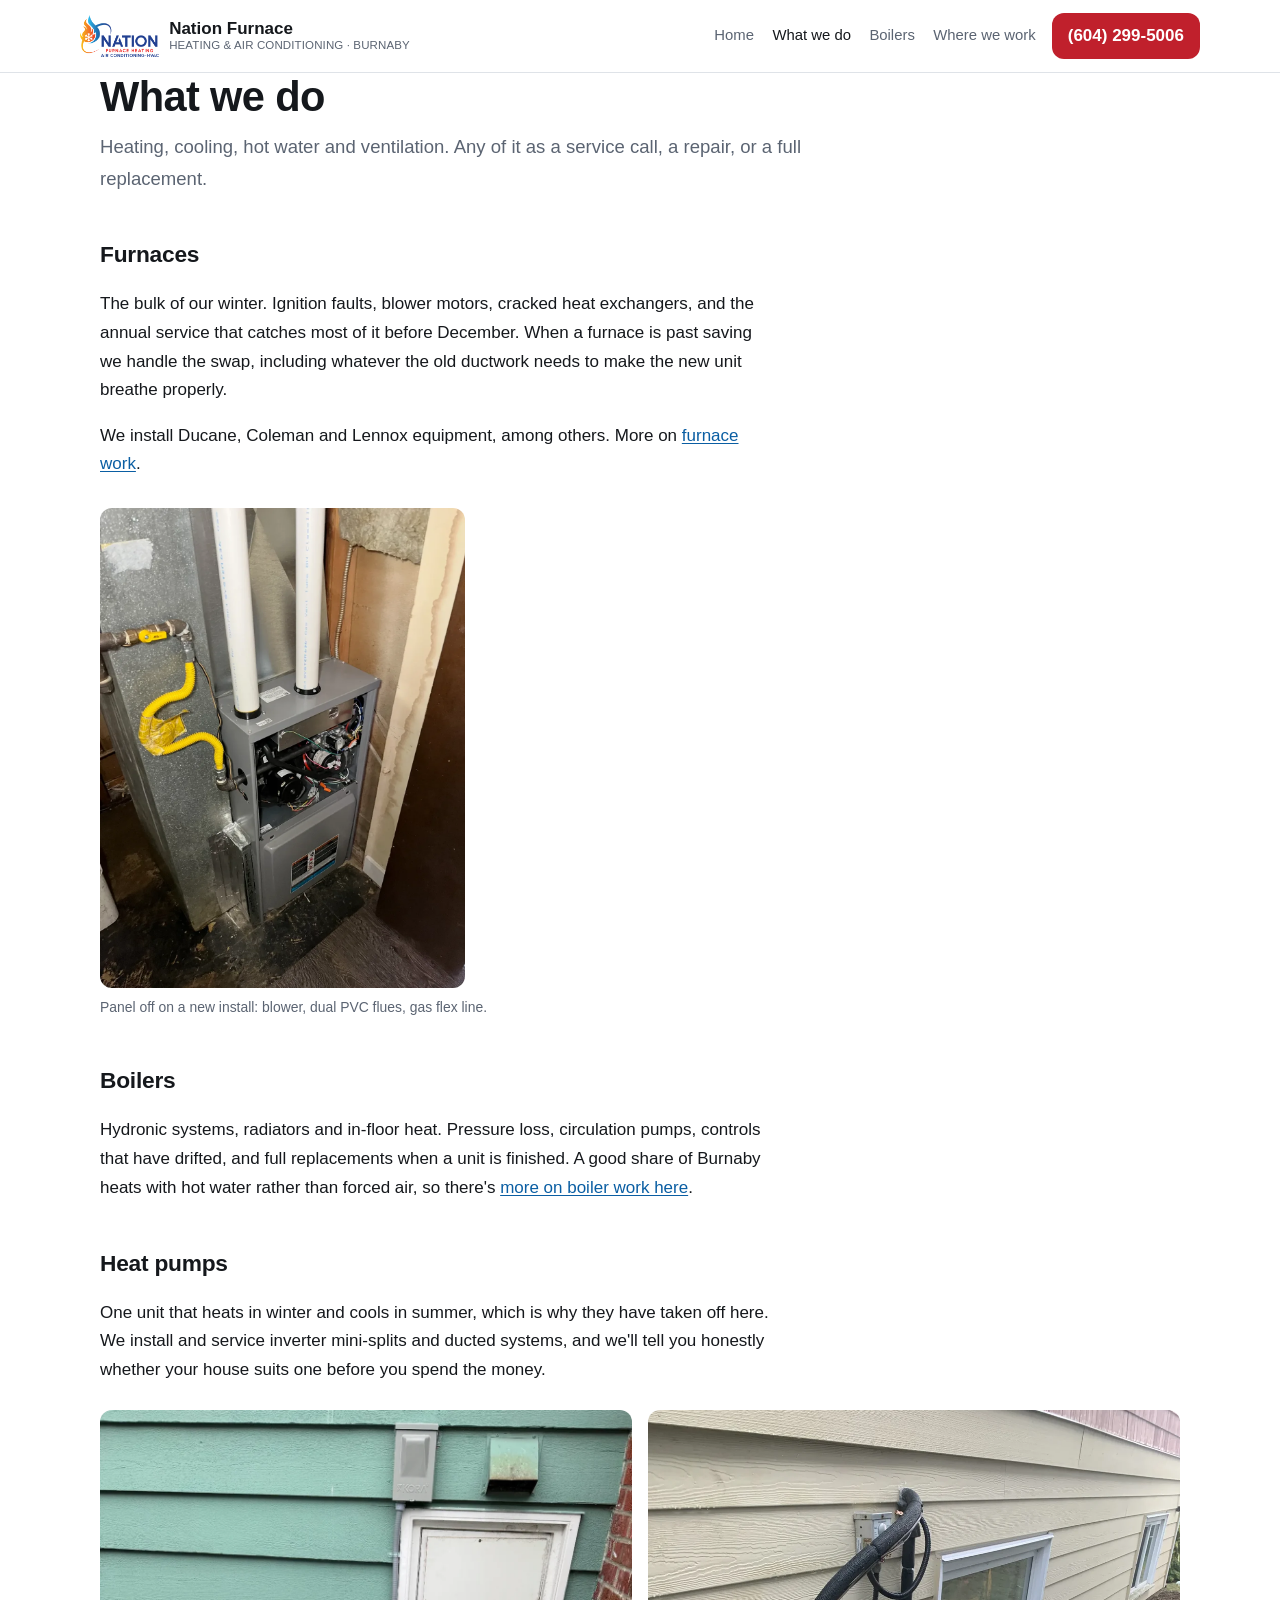
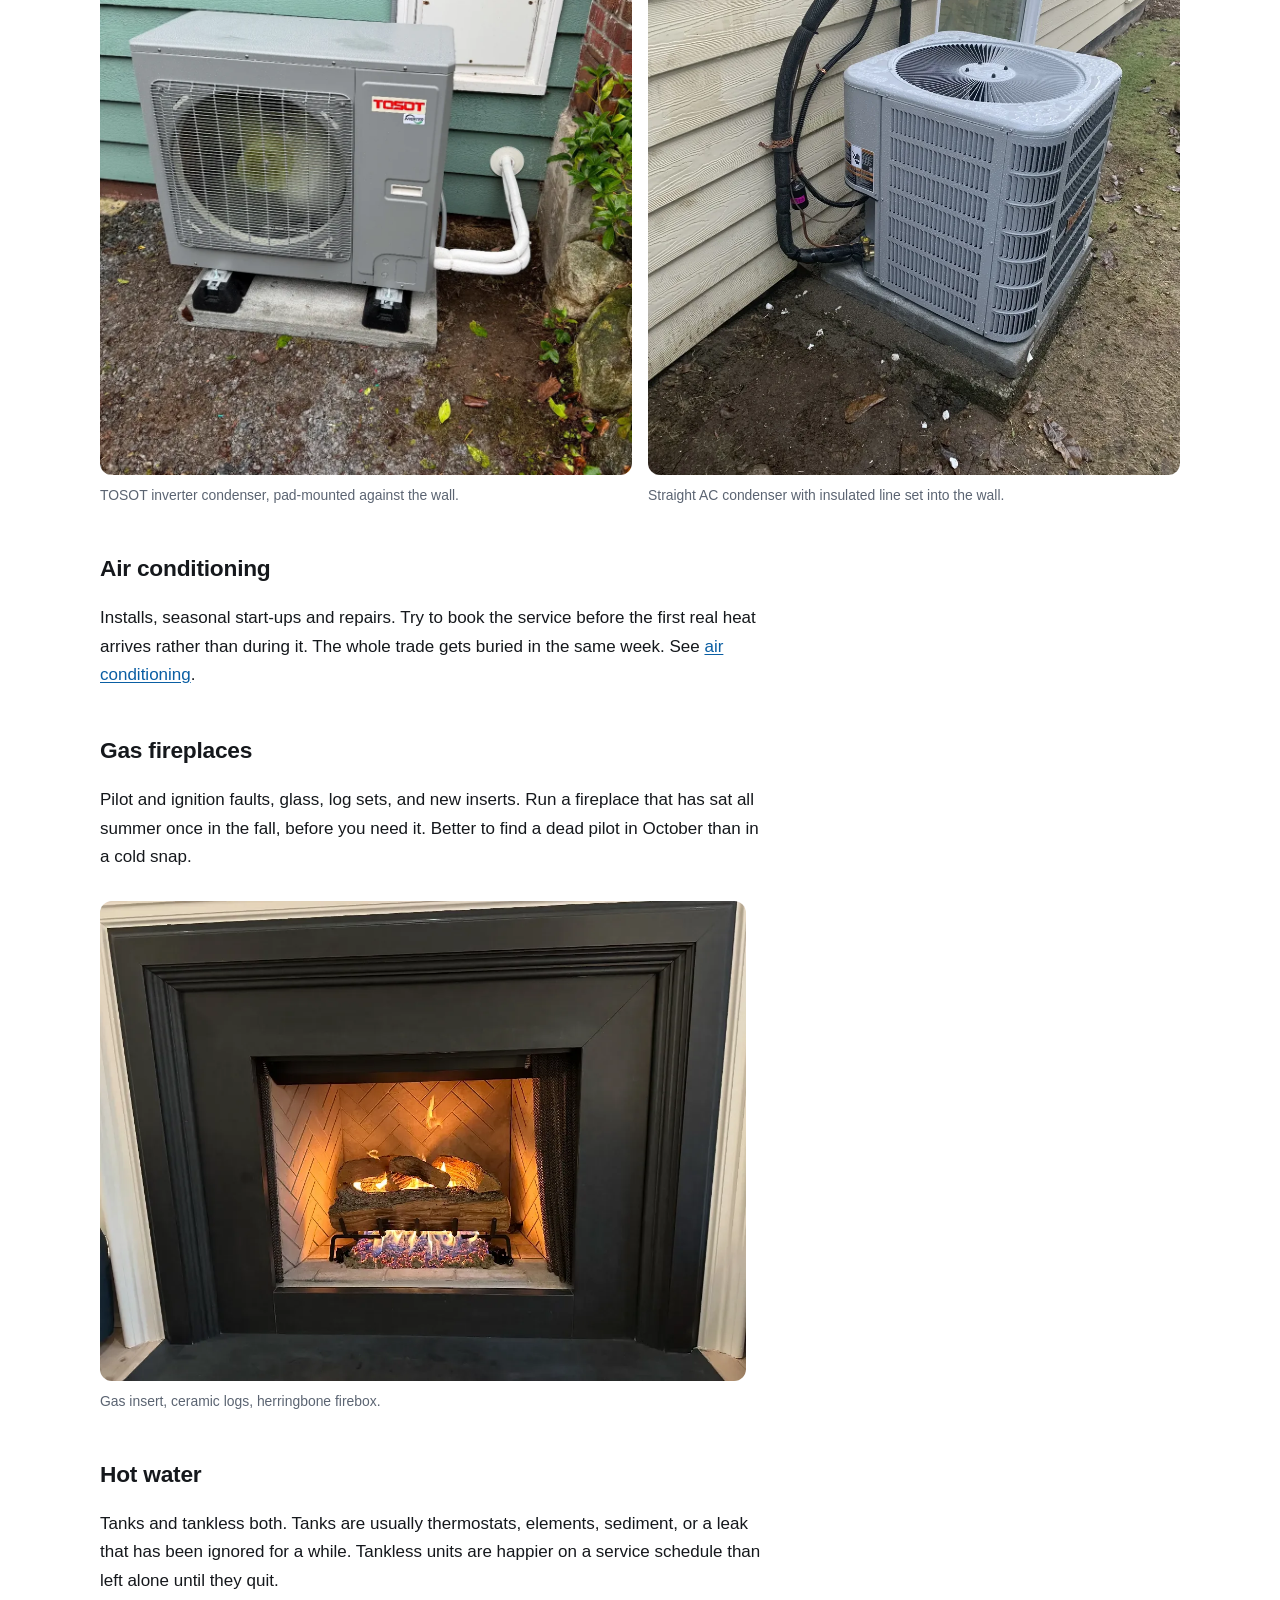
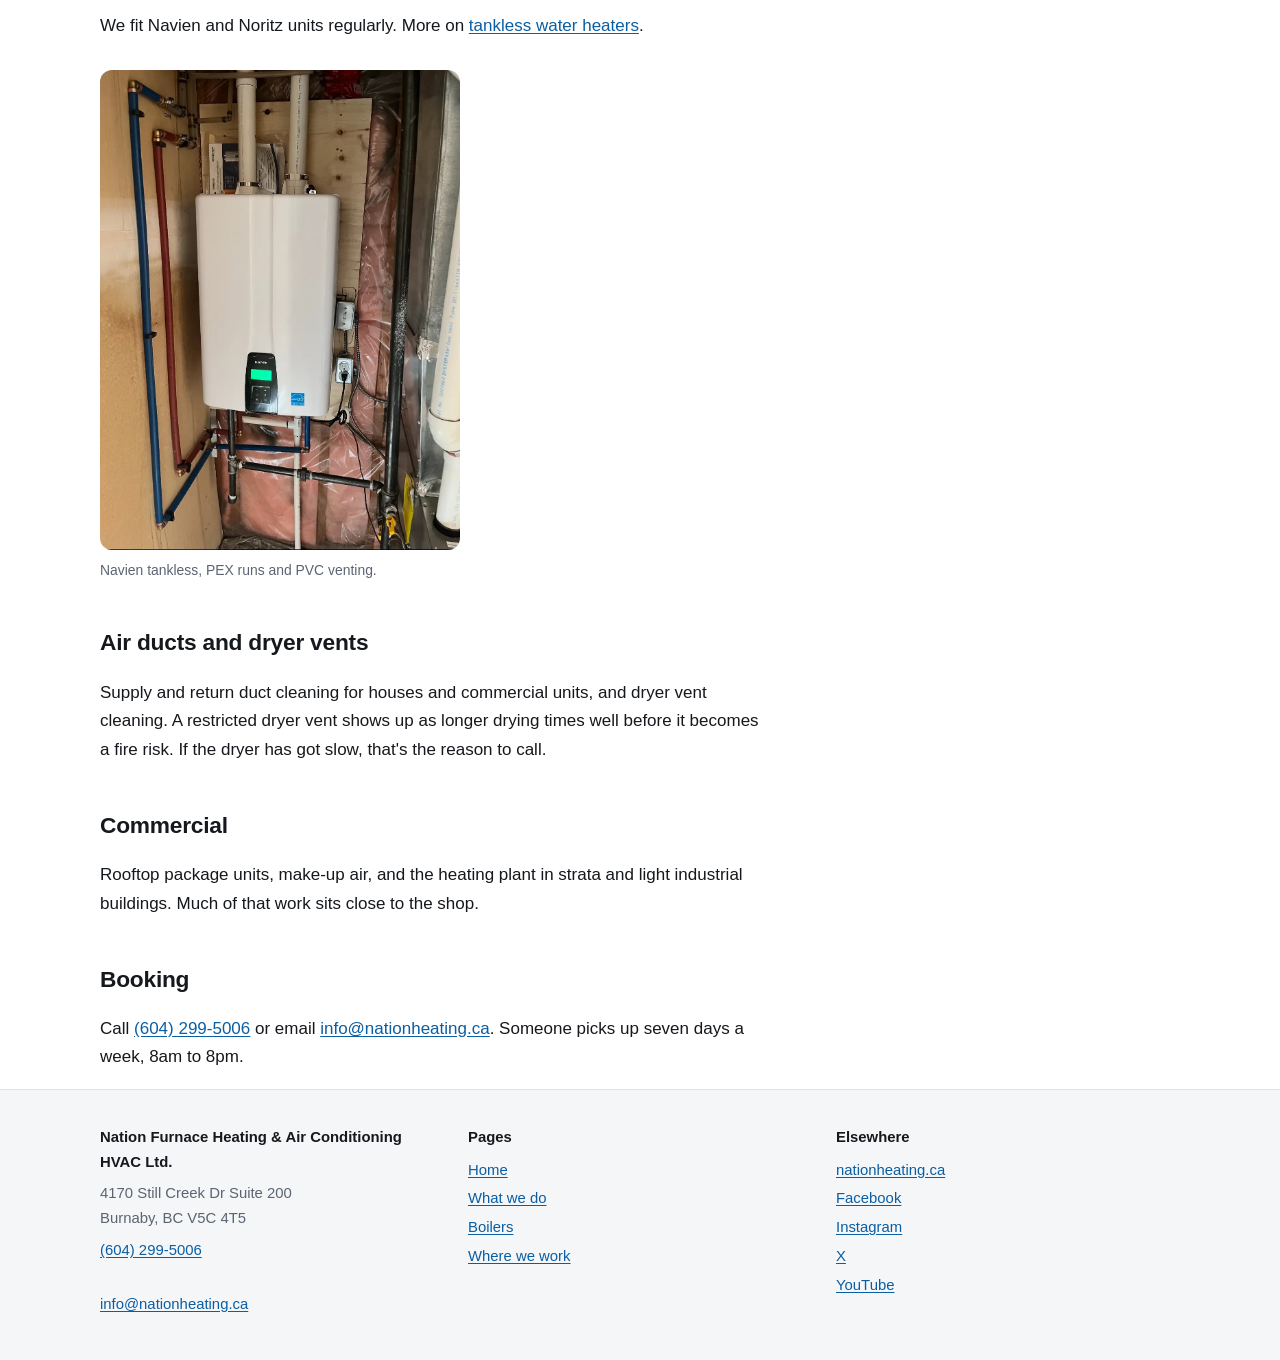
<file: services.html>
<!doctype html>
<html lang="en-CA">
<head>
<meta charset="utf-8">
<meta name="viewport" content="width=device-width, initial-scale=1">
<title>What we do — Nation Furnace, Burnaby</title>
<meta name="description" content="Furnaces, boilers, heat pumps, gas fireplaces, air conditioning, hot water and duct cleaning. Repairs and installs across Burnaby.">
<link rel="canonical" href="https://supermanservicesca.github.io/nationfurnace/services.html">
<link rel="stylesheet" href="style.css?v=3">
<link rel="icon" href="logo.png">
<meta property="og:type" content="article">
<meta property="og:title" content="What we do — Nation Furnace, Burnaby">
<meta property="og:description" content="Furnaces, boilers, heat pumps, gas fireplaces, air conditioning, hot water and duct cleaning. Repairs and installs across Burnaby.">
<meta property="og:url" content="https://supermanservicesca.github.io/nationfurnace/services.html">
<meta property="og:image" content="https://supermanservicesca.github.io/nationfurnace/img/furnace-open.webp">
<meta name="twitter:card" content="summary_large_image">
<script type="application/ld+json">
{
  "@context": "https://schema.org",
  "@type": "ItemList",
  "name": "Services offered in Burnaby by Nation Furnace Heating & Air Conditioning HVAC Ltd.",
  "itemListElement": [
    {
      "@type": "ListItem",
      "position": 1,
      "name": "Furnace service, repair and installation",
      "url": "https://nationheating.ca/furnace"
    },
    {
      "@type": "ListItem",
      "position": 2,
      "name": "Boiler service, repair and installation",
      "url": "https://nationheating.ca/boiler/"
    },
    {
      "@type": "ListItem",
      "position": 3,
      "name": "Heat pump service, repair and installation",
      "url": "https://nationheating.ca/heat-pump"
    },
    {
      "@type": "ListItem",
      "position": 4,
      "name": "Gas fireplace service, repair and installation",
      "url": "https://nationheating.ca/fireplace/"
    },
    {
      "@type": "ListItem",
      "position": 5,
      "name": "Air conditioning service, repair and installation",
      "url": "https://nationheating.ca/air-conditioning"
    },
    {
      "@type": "ListItem",
      "position": 6,
      "name": "Hot water tank service, repair and installation",
      "url": "https://nationheating.ca/hot-water-tank/"
    },
    {
      "@type": "ListItem",
      "position": 7,
      "name": "Tankless water heater service, repair and installation",
      "url": "https://nationheating.ca/tankless-water-heater"
    },
    {
      "@type": "ListItem",
      "position": 8,
      "name": "Air duct cleaning",
      "url": "https://nationheating.ca/air-duct-cleaning/"
    },
    {
      "@type": "ListItem",
      "position": 9,
      "name": "Dryer vent cleaning",
      "url": "https://nationheating.ca/dryer-vent-cleaning/"
    }
  ]
}
</script>
</head>
<body>

<header class="site">
  <div class="wrap bar">
    <a class="brand" href="./">
      <img src="logo.png" alt="Nation Furnace" width="300" height="160">
      <span>Nation Furnace<small>HEATING &amp; AIR CONDITIONING · BURNABY</small></span>
    </a>
    <nav class="site" aria-label="Primary">
      <a href="./">Home</a>
      <a href="services.html" aria-current="page">What we do</a>
      <a href="boilers.html">Boilers</a>
      <a href="service-areas.html">Where we work</a>
    </nav>
    <a class="call" href="tel:+16042995006">(604) 299-5006</a>
  </div>
</header>

<main class="wrap">

  <h1>What we do</h1>
  <p class="lede narrow">Heating, cooling, hot water and ventilation. Any of it as a service call, a repair, or a full replacement.</p>

  <h2>Furnaces</h2>
  <p>The bulk of our winter. Ignition faults, blower motors, cracked heat exchangers, and the annual service that catches most of it before December. When a furnace is past saving we handle the swap, including whatever the old ductwork needs to make the new unit breathe properly.</p>
  <p>We install Ducane, Coleman and Lennox equipment, among others. More on <a href="https://nationheating.ca/furnace">furnace work</a>.</p>
  <figure>
    <img src="img/furnace-open.webp" width="1065" height="1400" loading="lazy" alt="High-efficiency gas furnace with the front panel off, showing the blower, dual PVC flue pipes and yellow gas flex line">
    <figcaption>Panel off on a new install: blower, dual PVC flues, gas flex line.</figcaption>
  </figure>

  <h2>Boilers</h2>
  <p>Hydronic systems, radiators and in-floor heat. Pressure loss, circulation pumps, controls that have drifted, and full replacements when a unit is finished. A good share of Burnaby heats with hot water rather than forced air, so there's <a href="boilers.html">more on boiler work here</a>.</p>

  <h2>Heat pumps</h2>
  <p>One unit that heats in winter and cools in summer, which is why they have taken off here. We install and service inverter mini-splits and ducted systems, and we'll tell you honestly whether your house suits one before you spend the money.</p>
  <div class="shots">
    <figure>
      <img src="img/hp-d.webp" width="1120" height="1400" loading="lazy" alt="TOSOT inverter heat pump condenser mounted on a concrete pad against green siding">
      <figcaption>TOSOT inverter condenser, pad-mounted against the wall.</figcaption>
    </figure>
    <figure>
      <img src="img/ac-condenser.webp" width="1050" height="1400" loading="lazy" alt="Residential air conditioning condenser on a concrete pad beside house siding with insulated refrigerant lines">
      <figcaption>Straight AC condenser with insulated line set into the wall.</figcaption>
    </figure>
  </div>

  <h2>Air conditioning</h2>
  <p>Installs, seasonal start-ups and repairs. Try to book the service before the first real heat arrives rather than during it. The whole trade gets buried in the same week. See <a href="https://nationheating.ca/air-conditioning">air conditioning</a>.</p>

  <h2>Gas fireplaces</h2>
  <p>Pilot and ignition faults, glass, log sets, and new inserts. Run a fireplace that has sat all summer once in the fall, before you need it. Better to find a dead pilot in October than in a cold snap.</p>
  <figure>
    <img src="img/fireplace.webp" width="1170" height="869" loading="lazy" alt="Lit gas fireplace insert with ceramic logs in a black surround with herringbone brick firebox">
    <figcaption>Gas insert, ceramic logs, herringbone firebox.</figcaption>
  </figure>

  <h2>Hot water</h2>
  <p>Tanks and tankless both. Tanks are usually thermostats, elements, sediment, or a leak that has been ignored for a while. Tankless units are happier on a service schedule than left alone until they quit.</p>
  <p>We fit Navien and Noritz units regularly. More on <a href="https://nationheating.ca/tankless-water-heater">tankless water heaters</a>.</p>
  <figure>
    <img src="img/tankless.webp" width="1049" height="1400" loading="lazy" alt="Navien tankless water heater mounted on a plywood wall with blue and red PEX lines and PVC venting">
    <figcaption>Navien tankless, PEX runs and PVC venting.</figcaption>
  </figure>

  <h2>Air ducts and dryer vents</h2>
  <p>Supply and return duct cleaning for houses and commercial units, and dryer vent cleaning. A restricted dryer vent shows up as longer drying times well before it becomes a fire risk. If the dryer has got slow, that's the reason to call.</p>

  <h2>Commercial</h2>
  <p>Rooftop package units, make-up air, and the heating plant in strata and light industrial buildings. Much of that work sits close to the shop.</p>

  <h2>Booking</h2>
  <p>Call <a href="tel:+16042995006">(604) 299-5006</a> or email
  <a href="mailto:info@nationheating.ca">info@nationheating.ca</a>. Someone picks up seven days a week,
  8am to 8pm.</p>

</main>

<footer class="site">
  <div class="wrap foot-grid">
    <div>
      <strong>Nation Furnace Heating &amp; Air Conditioning HVAC Ltd.</strong>
      <p>4170 Still Creek Dr Suite 200<br>Burnaby, BC V5C 4T5</p>
      <p><a href="tel:+16042995006">(604) 299-5006</a><br>
         <a href="mailto:info@nationheating.ca">info@nationheating.ca</a></p>
    </div>
    <div>
      <strong>Pages</strong>
      <a href="./">Home</a>
      <a href="services.html">What we do</a>
      <a href="boilers.html">Boilers</a>
      <a href="service-areas.html">Where we work</a>
    </div>
    <div>
      <strong>Elsewhere</strong>
      <a href="https://nationheating.ca/burnaby">nationheating.ca</a>
      <a href="https://www.facebook.com/NationHeatingAndCooling/" rel="noopener">Facebook</a>
      <a href="https://www.instagram.com/nationfurnace/" rel="noopener">Instagram</a>
      <a href="https://x.com/nationheating" rel="noopener">X</a>
      <a href="https://www.youtube.com/@nationfurnaceheatingaircon3950" rel="noopener">YouTube</a>
    </div>
  </div>
</footer>

</body>
</html>
</file>
<file: style.css>
:root {
  --bg: #ffffff;
  --surface: #f5f6f8;
  --sunk: #eceef1;
  --border: #dfe3e8;
  --text: #15181c;
  --muted: #5b6472;
  --brand: #c0202c;
  --brand-dark: #97161f;
  --link: #0a5ea3;
  --r: 12px;
  --max: 70rem;
}

@media (prefers-color-scheme: dark) {
  :root {
    --bg: #0f1216;
    --surface: #161a20;
    --sunk: #1c222a;
    --border: #29303a;
    --text: #e9ebee;
    --muted: #98a2b0;
    --brand: #e85560;
    --brand-dark: #cf3b47;
    --link: #74b8f2;
  }
}

* { box-sizing: border-box; }
html { scroll-behavior: smooth; }

body {
  margin: 0;
  background: var(--bg);
  color: var(--text);
  font: 17px/1.68 -apple-system, BlinkMacSystemFont, "Segoe UI", Roboto, "Helvetica Neue", Arial, sans-serif;
  -webkit-text-size-adjust: 100%;
}

.wrap { max-width: var(--max); margin: 0 auto; padding: 0 1.25rem; }
.narrow { max-width: 44rem; }

a { color: var(--link); text-underline-offset: 2px; }

img { max-width: 100%; height: auto; display: block; }

/* ---------- header ---------- */
header.site { border-bottom: 1px solid var(--border); background: var(--bg); }
.bar { display: flex; flex-wrap: wrap; align-items: center; gap: 1rem; padding: 0.8rem 0; }
.brand { display: flex; align-items: center; gap: 0.65rem; text-decoration: none; color: var(--text); font-weight: 700; line-height: 1.15; }
.brand img { height: 42px; width: auto; }
.brand small { display: block; font-weight: 500; font-size: 0.72rem; color: var(--muted); letter-spacing: 0.01em; }
nav.site { margin-left: auto; display: flex; flex-wrap: wrap; gap: 1.15rem; }
nav.site a { color: var(--muted); text-decoration: none; font-size: 0.93rem; font-weight: 500; }
nav.site a:hover, nav.site a[aria-current="page"] { color: var(--text); }

.call {
  display: inline-block; background: var(--brand); color: #fff;
  padding: 0.55rem 1rem; border-radius: var(--r); text-decoration: none;
  font-weight: 700; white-space: nowrap;
}
.call:hover { background: var(--brand-dark); }

/* ---------- hero ---------- */
.hero { background: var(--surface); border-bottom: 1px solid var(--border); padding: 3rem 0 3.2rem; }
.hero-grid { display: grid; grid-template-columns: 1.15fr 1fr; gap: 2.5rem; align-items: center; }
.hero-grid img { border-radius: var(--r); }
@media (max-width: 52rem) { .hero-grid { grid-template-columns: 1fr; gap: 1.6rem; } }

/* ---------- type ---------- */
main { padding: 2.8rem 0 3.5rem; }
h1 { font-size: clamp(1.75rem, 4.4vw, 2.6rem); line-height: 1.14; margin: 0 0 0.7rem; letter-spacing: -0.015em; }
h2 { font-size: 1.42rem; margin: 2.6rem 0 0.85rem; letter-spacing: -0.01em; }
h3 { font-size: 1.08rem; margin: 1.8rem 0 0.45rem; }
p, ul, ol { max-width: 42rem; }
.lede { font-size: 1.16rem; color: var(--muted); margin: 0 0 1.5rem; }
.hero .lede { max-width: 34rem; }

/* ---------- figures ---------- */
figure { margin: 1.8rem 0; max-width: 42rem; }
figure img { border-radius: var(--r); max-height: 30rem; width: auto; }
figcaption { font-size: 0.87rem; color: var(--muted); margin-top: 0.55rem; max-width: 42rem; }

/* inside a .shots grid the cropped tiles set their own size */
.shots figure { max-width: none; }
.shots img { max-height: none; }

.shots { display: grid; grid-template-columns: repeat(auto-fit, minmax(15rem, 1fr)); gap: 1rem; margin: 1.6rem 0; }
.shots figure { margin: 0; }
.shots img { width: 100%; aspect-ratio: 4 / 5; object-fit: cover; }
.shots img.wide { aspect-ratio: 4 / 3; }

/* ---------- blocks ---------- */
.strip { background: var(--surface); border-top: 1px solid var(--border); border-bottom: 1px solid var(--border); padding: 2.2rem 0; margin: 3rem 0; }
.facts { display: grid; grid-template-columns: repeat(auto-fit, minmax(11rem, 1fr)); gap: 1.4rem; max-width: none; }
.facts div { max-width: none; }
.facts b { display: block; font-size: 1.5rem; line-height: 1.2; }
.facts span { font-size: 0.9rem; color: var(--muted); }

dl.contact { display: grid; grid-template-columns: 8rem 1fr; gap: 0.5rem 1.2rem; margin: 1.2rem 0 0; max-width: 40rem; }
dl.contact dt { color: var(--muted); font-size: 0.9rem; }
dl.contact dd { margin: 0; }
@media (max-width: 32rem) {
  dl.contact { grid-template-columns: 1fr; gap: 0; }
  dl.contact dd { margin-bottom: 0.7rem; }
}

table.hours { border-collapse: collapse; font-size: 0.96rem; margin-top: 0.5rem; }
table.hours th, table.hours td { text-align: left; padding: 0.22rem 1.6rem 0.22rem 0; font-weight: 400; }
table.hours th { color: var(--muted); font-weight: 500; }

ul.areas { columns: 4 10rem; column-gap: 1.6rem; list-style: none; padding: 0; margin: 1rem 0; font-size: 0.96rem; max-width: none; }
ul.areas li { padding: 0.14rem 0; break-inside: avoid; }

ul.cities {
  list-style: none;
  padding: 0;
  margin: 1rem 0 0;
  display: flex;
  flex-wrap: wrap;
  gap: 0.55rem;
  max-width: 46rem;
}
ul.cities a {
  display: block;
  border: 1px solid var(--border);
  border-radius: var(--r);
  padding: 0.4rem 0.85rem;
  background: var(--surface);
  text-decoration: none;
  color: var(--text);
  font-size: 0.94rem;
}
ul.cities a:hover { border-color: var(--brand); color: var(--brand); }

.spaced { margin-top: 1.8rem; }

ul.tick { list-style: none; padding: 0; }
ul.tick li { padding: 0.22rem 0 0.22rem 1.3rem; position: relative; }
ul.tick li::before { content: "—"; position: absolute; left: 0; color: var(--brand); }

.qa { border-top: 1px solid var(--border); padding-top: 1.3rem; margin-top: 1.6rem; }
.qa h3 { margin-top: 0; }

/* ---------- footer ---------- */
footer.site { border-top: 1px solid var(--border); background: var(--surface); padding: 2.2rem 0; font-size: 0.93rem; color: var(--muted); }
footer.site a { color: var(--link); }
footer.site p { max-width: none; margin: 0.35rem 0; }
.foot-grid { display: grid; grid-template-columns: repeat(auto-fit, minmax(14rem, 1fr)); gap: 1.5rem; }
.foot-grid div { max-width: none; }
.foot-grid strong { color: var(--text); display: block; margin-bottom: 0.35rem; }
.foot-grid a { display: block; padding: 0.12rem 0; }
</file>
